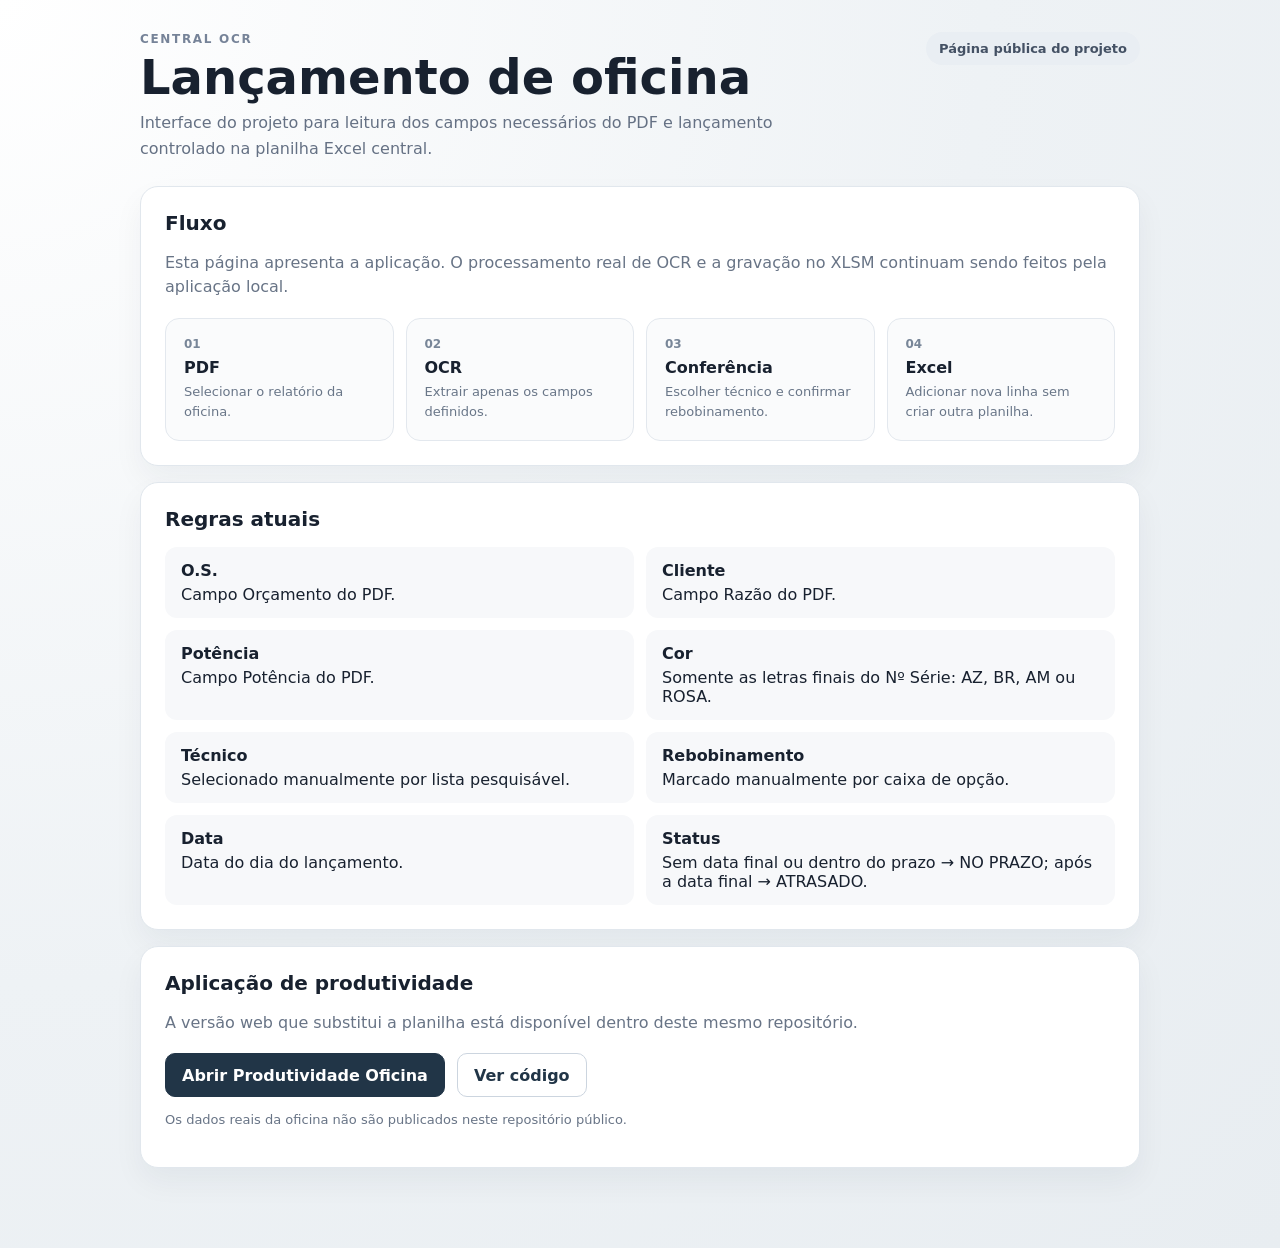
<file: index.html>
<!doctype html>
<html lang="pt-BR">
<head>
  <meta charset="utf-8">
  <meta name="viewport" content="width=device-width,initial-scale=1">
  <title>Central OCR Oficina</title>
  <style>
    :root{font-family:Inter,system-ui,-apple-system,BlinkMacSystemFont,"Segoe UI",sans-serif;color:#18212f;background:#f4f6f8}
    *{box-sizing:border-box}
    body{margin:0;min-height:100vh;background:radial-gradient(circle at top left,#fff 0,#eef2f5 55%,#e8edf1 100%)}
    .wrap{width:min(1000px,calc(100% - 32px));margin:auto;padding:32px 0 64px}
    .hero{display:flex;justify-content:space-between;gap:24px;align-items:flex-start;margin-bottom:24px}
    .eyebrow{margin:0 0 6px;font-size:12px;font-weight:800;letter-spacing:.14em;color:#768398}
    h1{margin:0 0 8px;font-size:clamp(30px,5vw,48px);line-height:1.05}
    .sub{margin:0;max-width:720px;color:#657184;font-size:16px;line-height:1.6}
    .pill{padding:9px 13px;border-radius:999px;background:#e9eef3;color:#445164;font-size:13px;font-weight:750;white-space:nowrap}
    .card{background:#fff;border:1px solid #e1e7ed;border-radius:18px;padding:24px;margin:16px 0;box-shadow:0 14px 30px rgba(23,32,51,.05)}
    .card h2{margin:0 0 8px;font-size:20px}
    .card p{color:#687486;line-height:1.55}
    .flow{display:grid;grid-template-columns:repeat(4,1fr);gap:12px;margin-top:18px}
    .step{border:1px solid #e3e8ee;border-radius:14px;padding:18px;background:#fafbfc}
    .num{font-size:12px;font-weight:800;color:#788698}
    .step strong{display:block;margin:7px 0 4px}
    .step span{font-size:13px;color:#697688;line-height:1.4}
    .rules{display:grid;grid-template-columns:1fr 1fr;gap:12px;margin-top:16px}
    .rule{padding:14px 16px;border-radius:12px;background:#f7f8fa}
    .rule b{display:block;margin-bottom:5px}
    .cta{display:flex;gap:12px;flex-wrap:wrap;margin-top:18px}
    a.btn{display:inline-flex;align-items:center;justify-content:center;min-height:44px;padding:0 16px;border-radius:10px;text-decoration:none;font-weight:750;border:1px solid #ccd5df}
    a.primary{background:#213547;color:#fff;border-color:#213547}
    a.secondary{background:#fff;color:#213547}
    .note{font-size:13px;color:#7a8594}
    @media(max-width:760px){.hero{flex-direction:column}.flow,.rules{grid-template-columns:1fr}.pill{white-space:normal}}
  </style>
</head>
<body>
  <main class="wrap">
    <header class="hero">
      <div>
        <p class="eyebrow">CENTRAL OCR</p>
        <h1>Lançamento de oficina</h1>
        <p class="sub">Interface do projeto para leitura dos campos necessários do PDF e lançamento controlado na planilha Excel central.</p>
      </div>
      <div class="pill">Página pública do projeto</div>
    </header>

    <section class="card">
      <h2>Fluxo</h2>
      <p>Esta página apresenta a aplicação. O processamento real de OCR e a gravação no XLSM continuam sendo feitos pela aplicação local.</p>
      <div class="flow">
        <div class="step"><div class="num">01</div><strong>PDF</strong><span>Selecionar o relatório da oficina.</span></div>
        <div class="step"><div class="num">02</div><strong>OCR</strong><span>Extrair apenas os campos definidos.</span></div>
        <div class="step"><div class="num">03</div><strong>Conferência</strong><span>Escolher técnico e confirmar rebobinamento.</span></div>
        <div class="step"><div class="num">04</div><strong>Excel</strong><span>Adicionar nova linha sem criar outra planilha.</span></div>
      </div>
    </section>

    <section class="card">
      <h2>Regras atuais</h2>
      <div class="rules">
        <div class="rule"><b>O.S.</b>Campo Orçamento do PDF.</div>
        <div class="rule"><b>Cliente</b>Campo Razão do PDF.</div>
        <div class="rule"><b>Potência</b>Campo Potência do PDF.</div>
        <div class="rule"><b>Cor</b>Somente as letras finais do Nº Série: AZ, BR, AM ou ROSA.</div>
        <div class="rule"><b>Técnico</b>Selecionado manualmente por lista pesquisável.</div>
        <div class="rule"><b>Rebobinamento</b>Marcado manualmente por caixa de opção.</div>
        <div class="rule"><b>Data</b>Data do dia do lançamento.</div>
        <div class="rule"><b>Status</b>Sem data final ou dentro do prazo → NO PRAZO; após a data final → ATRASADO.</div>
      </div>
    </section>

    <section class="card">
      <h2>Aplicação de produtividade</h2>
      <p>A versão web que substitui a planilha está disponível dentro deste mesmo repositório.</p>
      <div class="cta">
        <a class="btn primary" href="./produtividade/">Abrir Produtividade Oficina</a>
        <a class="btn secondary" href="https://github.com/Frutiger-hub/central-ocr-oficina/tree/main/produtividade">Ver código</a>
      </div>
      <p class="note">Os dados reais da oficina não são publicados neste repositório público.</p>
    </section>
  </main>
</body>
</html>
</file>
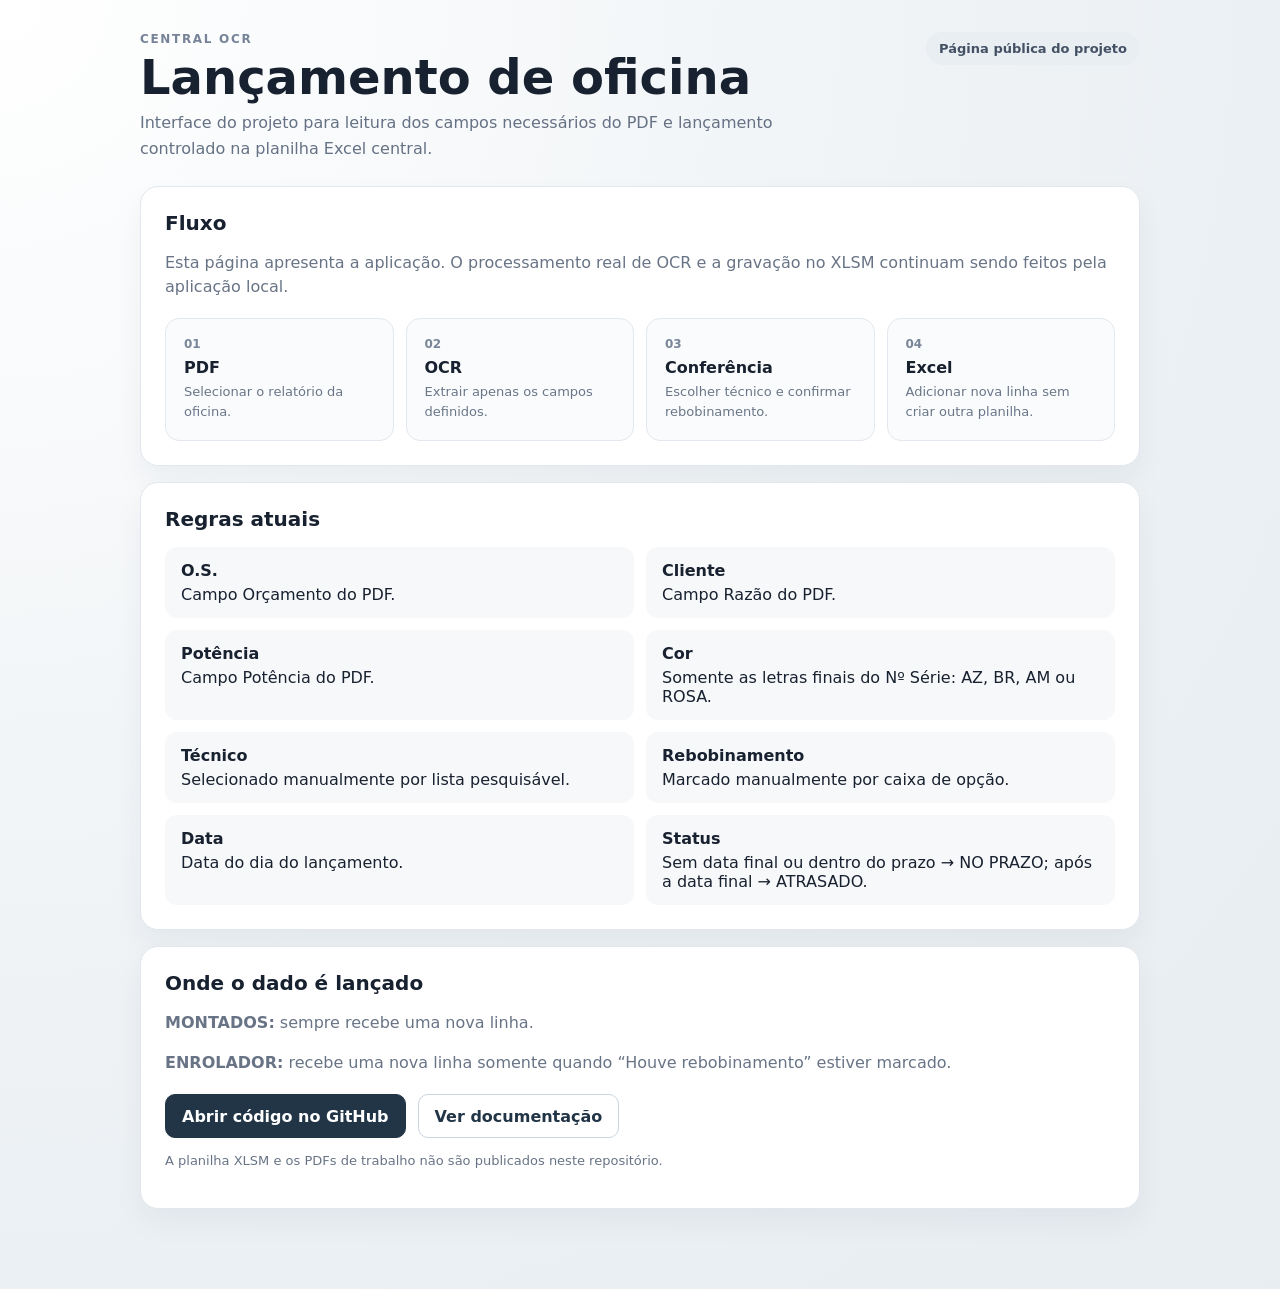
<file: docs/index.html>
<!doctype html>
<html lang="pt-BR">
<head>
  <meta charset="utf-8">
  <meta name="viewport" content="width=device-width,initial-scale=1">
  <title>Central OCR Oficina | Pages</title>
  <style>
    :root{font-family:Inter,system-ui,-apple-system,BlinkMacSystemFont,"Segoe UI",sans-serif;color:#18212f;background:#f4f6f8}
    *{box-sizing:border-box}
    body{margin:0;min-height:100vh;background:radial-gradient(circle at top left,#fff 0,#eef2f5 55%,#e8edf1 100%)}
    .wrap{width:min(1000px,calc(100% - 32px));margin:auto;padding:32px 0 64px}
    .hero{display:flex;justify-content:space-between;gap:24px;align-items:flex-start;margin-bottom:24px}
    .eyebrow{margin:0 0 6px;font-size:12px;font-weight:800;letter-spacing:.14em;color:#768398}
    h1{margin:0 0 8px;font-size:clamp(30px,5vw,48px);line-height:1.05}
    .sub{margin:0;max-width:720px;color:#657184;font-size:16px;line-height:1.6}
    .pill{padding:9px 13px;border-radius:999px;background:#e9eef3;color:#445164;font-size:13px;font-weight:750;white-space:nowrap}
    .card{background:#fff;border:1px solid #e1e7ed;border-radius:18px;padding:24px;margin:16px 0;box-shadow:0 14px 30px rgba(23,32,51,.05)}
    .card h2{margin:0 0 8px;font-size:20px}
    .card p{color:#687486;line-height:1.55}
    .flow{display:grid;grid-template-columns:repeat(4,1fr);gap:12px;margin-top:18px}
    .step{border:1px solid #e3e8ee;border-radius:14px;padding:18px;background:#fafbfc}
    .num{font-size:12px;font-weight:800;color:#788698}
    .step strong{display:block;margin:7px 0 4px}
    .step span{font-size:13px;color:#697688;line-height:1.4}
    .rules{display:grid;grid-template-columns:1fr 1fr;gap:12px;margin-top:16px}
    .rule{padding:14px 16px;border-radius:12px;background:#f7f8fa}
    .rule b{display:block;margin-bottom:5px}
    .cta{display:flex;gap:12px;flex-wrap:wrap;margin-top:18px}
    a.btn{display:inline-flex;align-items:center;justify-content:center;min-height:44px;padding:0 16px;border-radius:10px;text-decoration:none;font-weight:750;border:1px solid #ccd5df}
    a.primary{background:#213547;color:#fff;border-color:#213547}
    a.secondary{background:#fff;color:#213547}
    .note{font-size:13px;color:#7a8594}
    @media(max-width:760px){.hero{flex-direction:column}.flow,.rules{grid-template-columns:1fr}.pill{white-space:normal}}
  </style>
</head>
<body>
  <main class="wrap">
    <header class="hero">
      <div>
        <p class="eyebrow">CENTRAL OCR</p>
        <h1>Lançamento de oficina</h1>
        <p class="sub">Interface do projeto para leitura dos campos necessários do PDF e lançamento controlado na planilha Excel central.</p>
      </div>
      <div class="pill">Página pública do projeto</div>
    </header>

    <section class="card">
      <h2>Fluxo</h2>
      <p>Esta página apresenta a aplicação. O processamento real de OCR e a gravação no XLSM continuam sendo feitos pela aplicação local.</p>
      <div class="flow">
        <div class="step"><div class="num">01</div><strong>PDF</strong><span>Selecionar o relatório da oficina.</span></div>
        <div class="step"><div class="num">02</div><strong>OCR</strong><span>Extrair apenas os campos definidos.</span></div>
        <div class="step"><div class="num">03</div><strong>Conferência</strong><span>Escolher técnico e confirmar rebobinamento.</span></div>
        <div class="step"><div class="num">04</div><strong>Excel</strong><span>Adicionar nova linha sem criar outra planilha.</span></div>
      </div>
    </section>

    <section class="card">
      <h2>Regras atuais</h2>
      <div class="rules">
        <div class="rule"><b>O.S.</b>Campo Orçamento do PDF.</div>
        <div class="rule"><b>Cliente</b>Campo Razão do PDF.</div>
        <div class="rule"><b>Potência</b>Campo Potência do PDF.</div>
        <div class="rule"><b>Cor</b>Somente as letras finais do Nº Série: AZ, BR, AM ou ROSA.</div>
        <div class="rule"><b>Técnico</b>Selecionado manualmente por lista pesquisável.</div>
        <div class="rule"><b>Rebobinamento</b>Marcado manualmente por caixa de opção.</div>
        <div class="rule"><b>Data</b>Data do dia do lançamento.</div>
        <div class="rule"><b>Status</b>Sem data final ou dentro do prazo → NO PRAZO; após a data final → ATRASADO.</div>
      </div>
    </section>

    <section class="card">
      <h2>Onde o dado é lançado</h2>
      <p><strong>MONTADOS:</strong> sempre recebe uma nova linha.</p>
      <p><strong>ENROLADOR:</strong> recebe uma nova linha somente quando “Houve rebobinamento” estiver marcado.</p>
      <div class="cta">
        <a class="btn primary" href="https://github.com/Frutiger-hub/central-ocr-oficina">Abrir código no GitHub</a>
        <a class="btn secondary" href="README.md">Ver documentação</a>
      </div>
      <p class="note">A planilha XLSM e os PDFs de trabalho não são publicados neste repositório.</p>
    </section>
  </main>
</body>
</html>
</file>
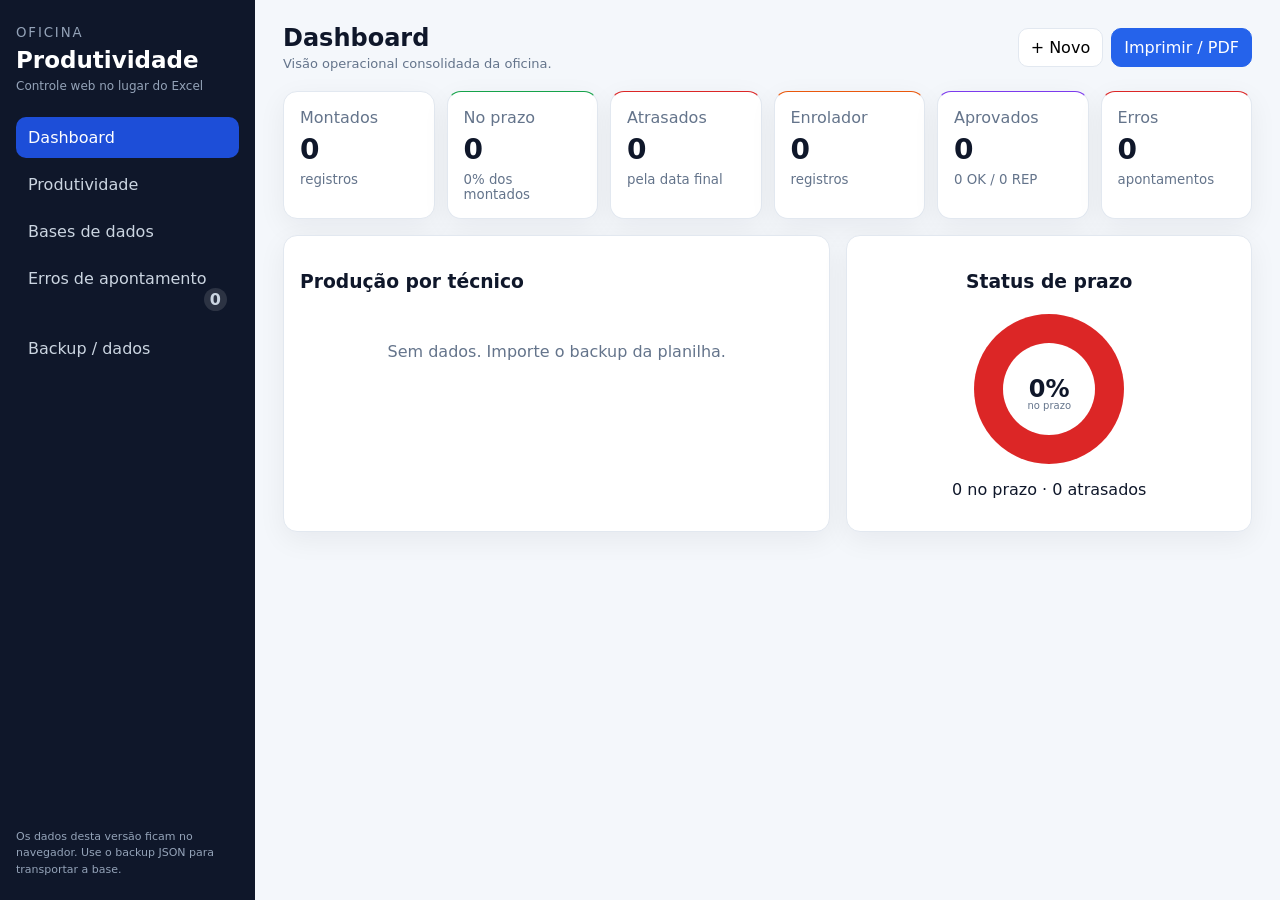
<file: produtividade/index.html>
<!doctype html>
<html lang="pt-BR">
<head>
  <meta charset="utf-8">
  <meta name="viewport" content="width=device-width,initial-scale=1">
  <meta name="theme-color" content="#0f172a">
  <title>Produtividade Oficina</title>
  <link rel="stylesheet" href="styles.css">
  <link rel="manifest" href="manifest.webmanifest">
</head>
<body>
  <div id="app"></div>
  <input id="fileCsv" type="file" accept=".csv,text/csv" hidden>
  <input id="fileJson" type="file" accept=".json,application/json" hidden>
  <input id="filePdf" type="file" accept=".pdf,application/pdf" hidden>
  <div id="modalRoot"></div>
  <script src="seed-data.js"></script>
  <script src="app.js"></script>
</body>
</html>
</file>
<file: produtividade/styles.css>
:root{--bg:#f4f7fb;--panel:#fff;--dark:#0f172a;--muted:#64748b;--border:#e2e8f0;--blue:#2563eb;--green:#16a34a;--red:#dc2626;--orange:#ea580c;--purple:#7c3aed}
*{box-sizing:border-box}html,body{margin:0;min-height:100%;font-family:Inter,system-ui,sans-serif;background:var(--bg);color:#0f172a}button,input,select{font:inherit}
.shell{display:grid;grid-template-columns:255px 1fr;min-height:100vh}.sidebar{background:var(--dark);color:#fff;padding:22px 16px;display:flex;flex-direction:column}.brand small{letter-spacing:.14em;color:#94a3b8}.brand h1{margin:6px 0;font-size:23px}.brand p{margin:0 0 24px;color:#94a3b8;font-size:12px}.sidebar nav{display:grid;gap:6px}.sidebar nav button{border:0;background:transparent;color:#cbd5e1;text-align:left;border-radius:10px;padding:11px 12px;cursor:pointer}.sidebar nav button.active,.sidebar nav button:hover{background:#1d4ed8;color:#fff}.badge{float:right;background:rgba(255,255,255,.12);padding:2px 6px;border-radius:99px}.sidebar footer{margin-top:auto;color:#94a3b8;font-size:11px;line-height:1.5}
main{padding:24px 28px 48px}.top{display:flex;justify-content:space-between;gap:16px;align-items:center;margin-bottom:20px}.top h2{margin:0}.top p{margin:4px 0 0;color:var(--muted);font-size:13px}.actions{display:flex;gap:8px;flex-wrap:wrap}.btn{border:1px solid var(--border);background:#fff;padding:9px 12px;border-radius:10px;cursor:pointer}.btn.primary{background:var(--blue);border-color:var(--blue);color:#fff}.btn.danger{color:var(--red)}.btn.small{padding:6px 8px;font-size:12px}
.cards{display:grid;grid-template-columns:repeat(6,1fr);gap:12px}.kpi{border-top:3px solid var(--blue)}.kpi.green{border-top-color:var(--green)}.kpi.red{border-top-color:var(--red)}.kpi.orange{border-top-color:var(--orange)}.kpi.purple{border-top-color:var(--purple)}.kpi span,.kpi small{display:block;color:var(--muted)}.kpi strong{display:block;font-size:28px;margin:6px 0}.card{background:#fff;border:1px solid var(--border);border-radius:14px;padding:16px;box-shadow:0 8px 28px rgba(15,23,42,.06)}.grid2{display:grid;grid-template-columns:1.35fr 1fr;gap:16px;margin-top:16px}.bar{display:grid;grid-template-columns:150px 1fr 40px;gap:10px;align-items:center;margin:10px 0}.bar span{font-size:12px;overflow:hidden;text-overflow:ellipsis;white-space:nowrap}.bar i{height:10px;background:#eef2f7;border-radius:99px;overflow:hidden}.bar i b{display:block;height:100%;background:linear-gradient(90deg,#2563eb,#60a5fa)}.bar strong{font-size:12px;text-align:right}.center{text-align:center}.donut{width:150px;height:150px;margin:22px auto 12px;border-radius:50%;background:conic-gradient(#16a34a 0 var(--p),#dc2626 var(--p) 100%);display:grid;place-items:center;position:relative}.donut:after{content:"";position:absolute;width:92px;height:92px;border-radius:50%;background:#fff}.donut b,.donut span{position:relative;z-index:1}.donut b{font-size:24px}.donut span{font-size:10px;color:var(--muted);margin-top:34px;position:absolute}
.tabs,.toolbar,.filters,.summary{display:flex;gap:8px;align-items:end;flex-wrap:wrap}.tabs{margin-bottom:12px}.tab{border:1px solid var(--border);background:#fff;padding:8px 10px;border-radius:9px;cursor:pointer}.tab.active{background:var(--dark);color:#fff;border-color:var(--dark)}.tableCard{padding:0;overflow:hidden}.toolbar{padding:12px;border-bottom:1px solid var(--border)}.input{border:1px solid var(--border);background:#fff;border-radius:9px;padding:8px 10px}.search{min-width:240px;flex:1}.grow{flex:1}.filters label{display:flex;flex-direction:column;gap:5px;font-size:11px;font-weight:700;color:#475569}.table-wrap{overflow:auto;max-height:66vh}table{width:100%;border-collapse:collapse;font-size:12px}th{position:sticky;top:0;background:#f8fafc;text-align:left;padding:10px;border-bottom:1px solid var(--border)}td{padding:9px 10px;border-bottom:1px solid #eef2f7;white-space:nowrap;max-width:300px;overflow:hidden;text-overflow:ellipsis}.act{display:flex;gap:5px}.pill{padding:4px 7px;border-radius:99px;font-size:10px;font-weight:800}.pill.ok{background:#dcfce7;color:#166534}.pill.rep{background:#ffedd5;color:#9a3412}.pill.bad{background:#fee2e2;color:#991b1b}.pill.neutral{background:#e2e8f0;color:#334155}.empty{padding:32px;text-align:center;color:var(--muted)}.pager{display:flex;justify-content:space-between;padding:10px 12px;border-top:1px solid var(--border);font-size:12px;color:var(--muted)}
.formGrid{display:grid;grid-template-columns:1fr 1fr;gap:12px}.formGrid label{display:flex;flex-direction:column;gap:5px;font-size:11px;font-weight:700;color:#475569}.note{font-size:12px;color:var(--muted)}.modalBg{position:fixed;inset:0;background:rgba(2,6,23,.46);display:grid;place-items:center;padding:18px;z-index:20}.modal{width:min(720px,100%);max-height:90vh;overflow:auto;background:#fff;border-radius:16px}.modal header,.modal footer{padding:14px 16px;border-bottom:1px solid var(--border);display:flex;justify-content:space-between;align-items:center}.modal footer{border-top:1px solid var(--border);border-bottom:0;justify-content:flex-end}.modal header button{border:0;background:transparent;font-size:20px}.modalBody{padding:16px}
@media(max-width:1100px){.shell{grid-template-columns:1fr}.sidebar{padding-bottom:12px}.sidebar nav{display:flex;overflow:auto}.sidebar nav button{white-space:nowrap}.sidebar footer{display:none}.cards{grid-template-columns:repeat(3,1fr)}.grid2{grid-template-columns:1fr}}
@media(max-width:700px){main{padding:15px}.top{align-items:flex-start;flex-direction:column}.cards{grid-template-columns:repeat(2,1fr)}.formGrid{grid-template-columns:1fr}.search{min-width:160px}}
@media print{.sidebar,.top .actions,.toolbar,.tabs,.pager{display:none!important}main{padding:0}.card{box-shadow:none}}
</file>
